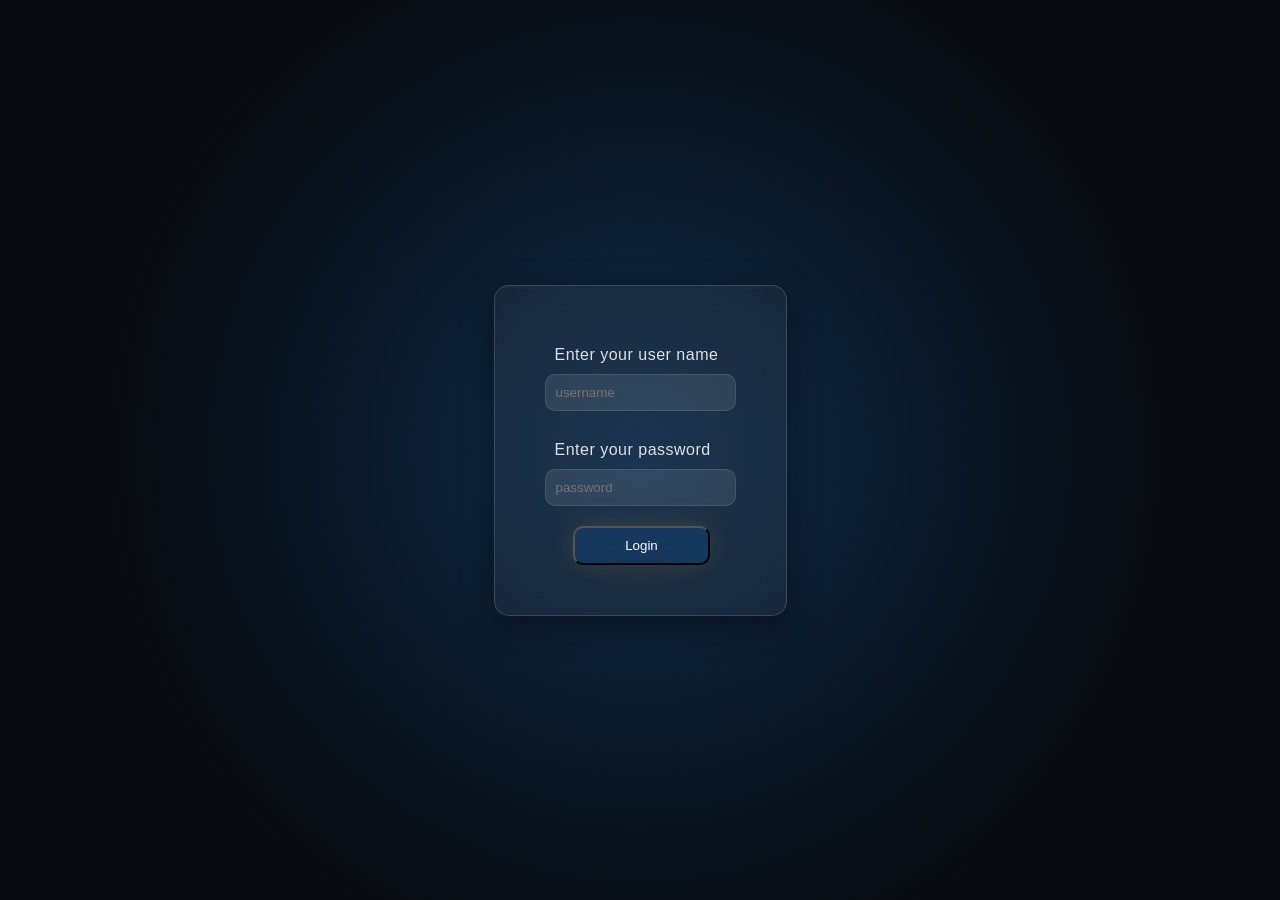
<file: index.html>
<!DOCTYPE html>
<html lang="en">
<head>
    <meta charset="UTF-8">
    <meta name="viewport" content="width=device-width, initial-scale=1.0">
    <title>login page</title>
    <link rel="stylesheet" href="style.css">
</head>
<body>
    <div id="container">
        <div id="box">
            <div class="input-group">
                <label for="username">Enter your user name</label>
                <input id="username" type="text" name="username" placeholder="username">
            </div>
            <div class="input-group"> 
                <label for="password">Enter your password</label>
                <input type="password" id="password" placeholder="password">
        </div>
            <a href="./dashboard.html"><button type="submit">Login</button></a> 
        </div>

    </div>
</body>
</html>
</file>
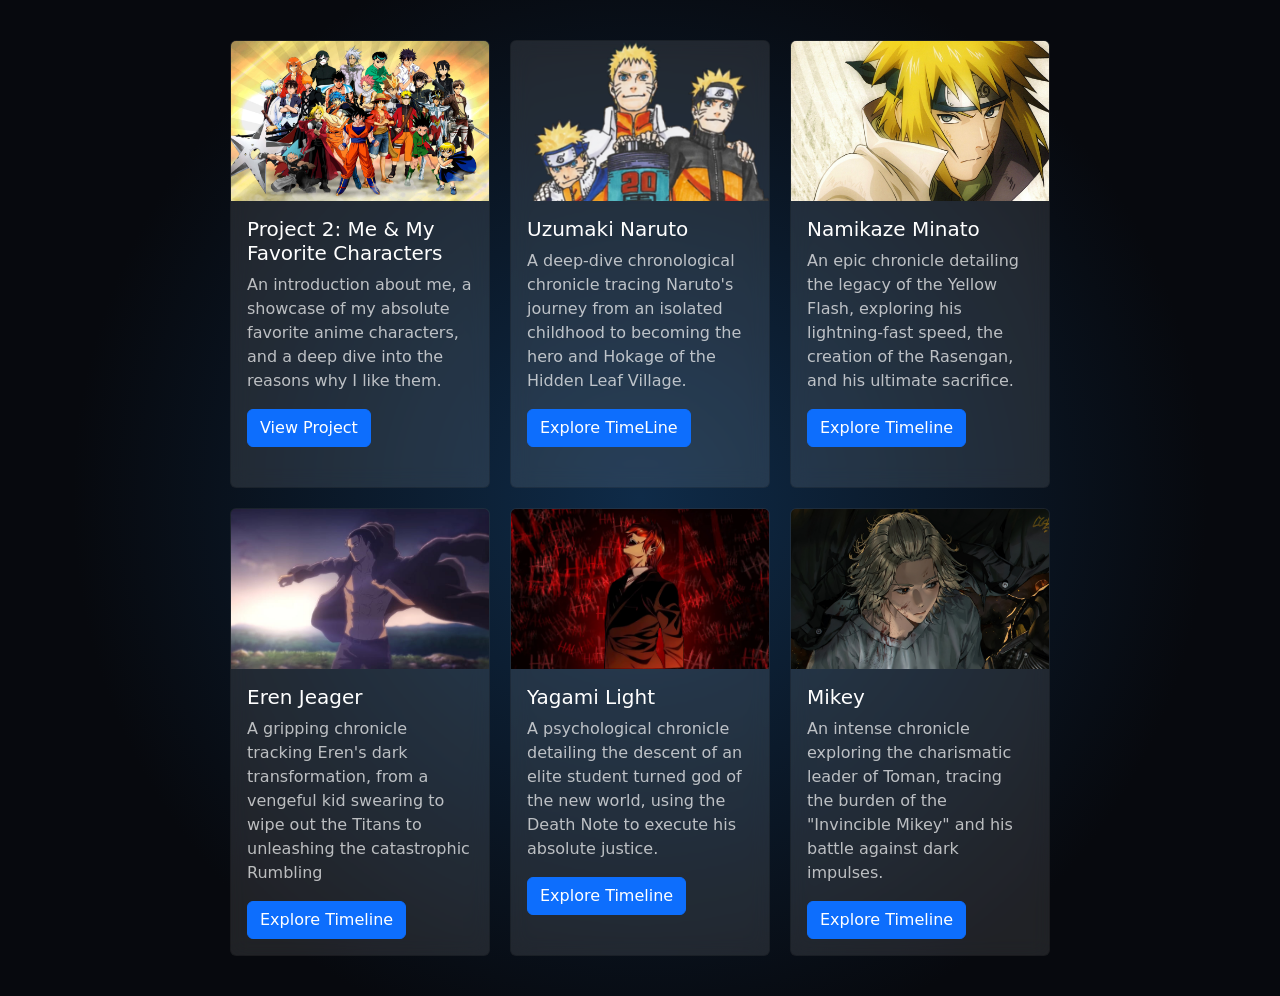
<file: dashboard.html>
<!DOCTYPE html>
<html lang="en">
<head>
    <meta charset="UTF-8">
    <meta name="viewport" content="width=device-width, initial-scale=1.0">
    <title>dashboard</title>
    <link href="https://cdn.jsdelivr.net/npm/bootstrap@5.3.8/dist/css/bootstrap.min.css" rel="stylesheet" integrity="sha384-sRIl4kxILFvY47J16cr9ZwB07vP4J8+LH7qKQnuqkuIAvNWLzeN8tE5YBujZqJLB" crossorigin="anonymous">
    <link rel="stylesheet" href="./dashboard_stylesheet.css">
</head>
<body>
    <div id="c">
        
            <div class="card project-card" >
                <img src="./anime_characters.jpg" class="card-img-top" alt="naruto">
                <div class="card-body">
                    <h5 class="card-title">Project 2: Me & My Favorite Characters</h5>
                    <p class="card-text">An introduction about me, a showcase of my absolute favorite anime characters, and a deep dive into the reasons why I like them.</p>
                    <a href="https://abdu-byte596.github.io/anime_characters/" class="btn btn-primary">View Project</a>
                </div>
          </div>
       </a>

        <div class="card naruto-card">
            <img src="./naruto1.png" class="card-img-top" alt="naruto photo">
            <div class="card-body">
                <h5 class="card-title">Uzumaki Naruto</h5>
                <p class="card-text">A deep-dive chronological chronicle tracing Naruto's journey from an isolated childhood to becoming the hero and Hokage of the Hidden Leaf Village.</p>
                <a href="./naruto_timeline/naruto.html" class="btn btn-primary">Explore TimeLine</a>
            </div>
        </div>

        <div class="card minato-card">
            <img src="./minato.jpg" class="card-img-top" alt="Minato photo">
            <div class="card-body">
                <h5 class="card-title">Namikaze Minato</h5>
                <p class="card-text">An epic chronicle detailing the legacy of the Yellow Flash, exploring his lightning-fast speed, the creation of the Rasengan, and his ultimate sacrifice.</p>
                <a href="./minato_timeline/minato_html.html" class="btn btn-primary">Explore Timeline</a>
            </div>
        </div>

        <div class="card eren-card">
            <img src="./eren1.jpg" class="card-img-top"  alt="eren photo">
            <div class="card-body">
                <h5 class="card-title">Eren  Jeager</h5>
                <p class="card-text">A gripping chronicle tracking Eren's dark transformation, from a vengeful kid swearing to wipe out the Titans to unleashing the catastrophic Rumbling</p>
                <a href="./eren_timeline/eren.html" class="btn btn-primary">Explore Timeline</a>
            </div>
        </div>

        <div class="card light-card" >
            <img src="./light.webp" class="card-img-top" alt="light yagami photo">
            <div class="card-body">
                <h5 class="card-title">Yagami Light</h5>
                <p class="card-text">A psychological chronicle detailing the descent of an elite student turned god of the new world, using the Death Note to execute his absolute justice.</p>
                <a href="./light/light.html" class="btn btn-primary">Explore Timeline</a>
            </div>
        </div>

        <div class="card mikey-card" >
            <img src="./mikey1.jpg" class="card-img-top" alt="mikey photo">
            <div class="card-body">
                <h5 class="card-title">Mikey</h5>
                <p class="card-text">An intense chronicle exploring the charismatic leader of Toman, tracing the burden of the "Invincible Mikey" and his battle against dark impulses.</p>
                <a href="./mikey/mikey.html" class="btn btn-primary">Explore Timeline</a>
            </sdiv>
        </div>
    </div>
</body>
</html>
</file>
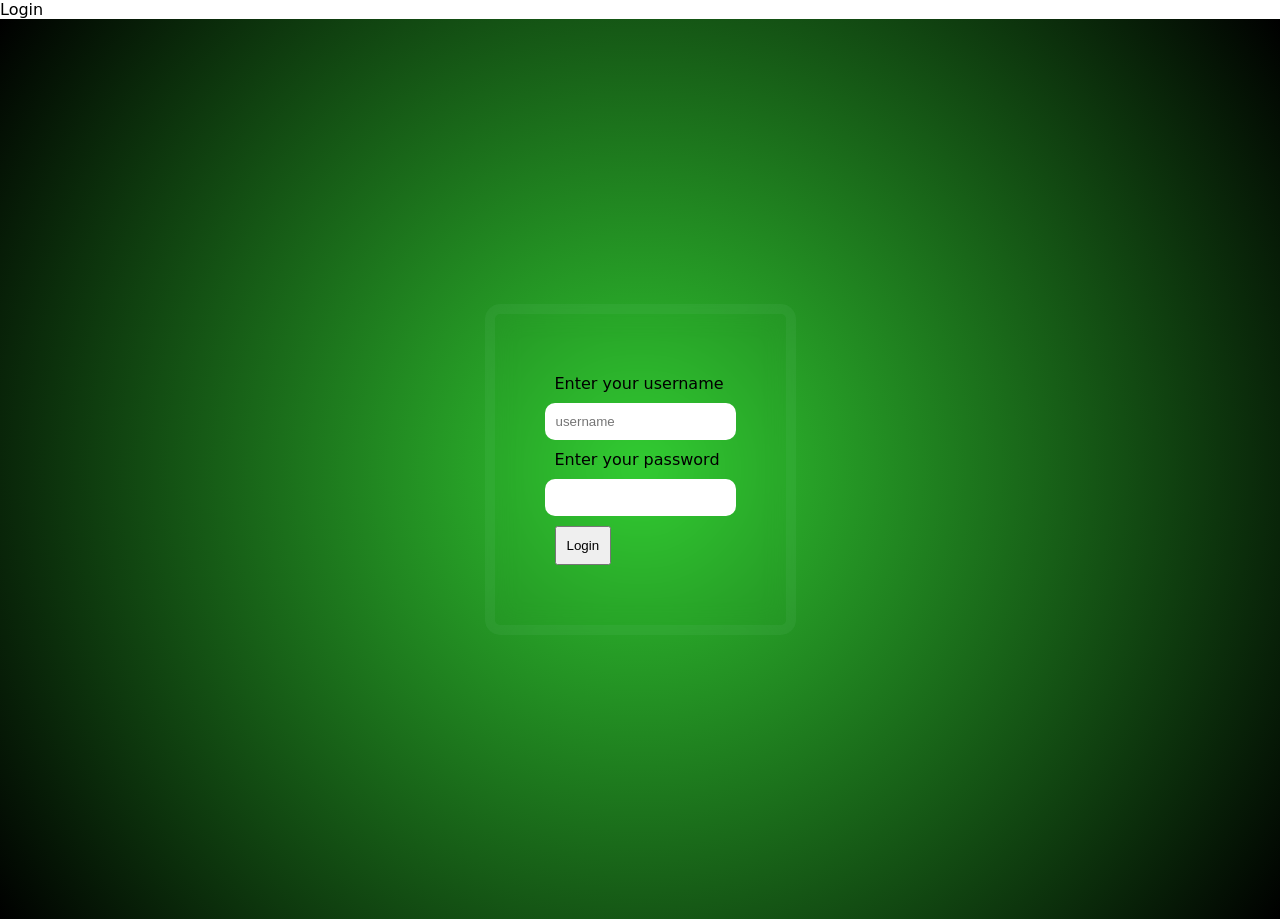
<file: login.html>
<!DOCTYPE html>
<html lang="en">
<head>
    <meta charset="UTF-8">
    <meta name="viewport" content="width=device-width, initial-scale=1.0">
    <link rel="stylesheet" href="./style1.css">
    <titl>Login</title>
</head>
<body>
    <div id="container">
        <div id="box">
            <div class="input-group">
                <label for="username">Enter your username</label>
                <input type="text" id="username" placeholder="username">
            </div>
            <div class="input-group">
                <label for="password">Enter your password</label>
                <input type="password" id="password">
            </div>
            <button type="submit">Login</button>
        </div>
    </div>
</body>
</html>
</file>
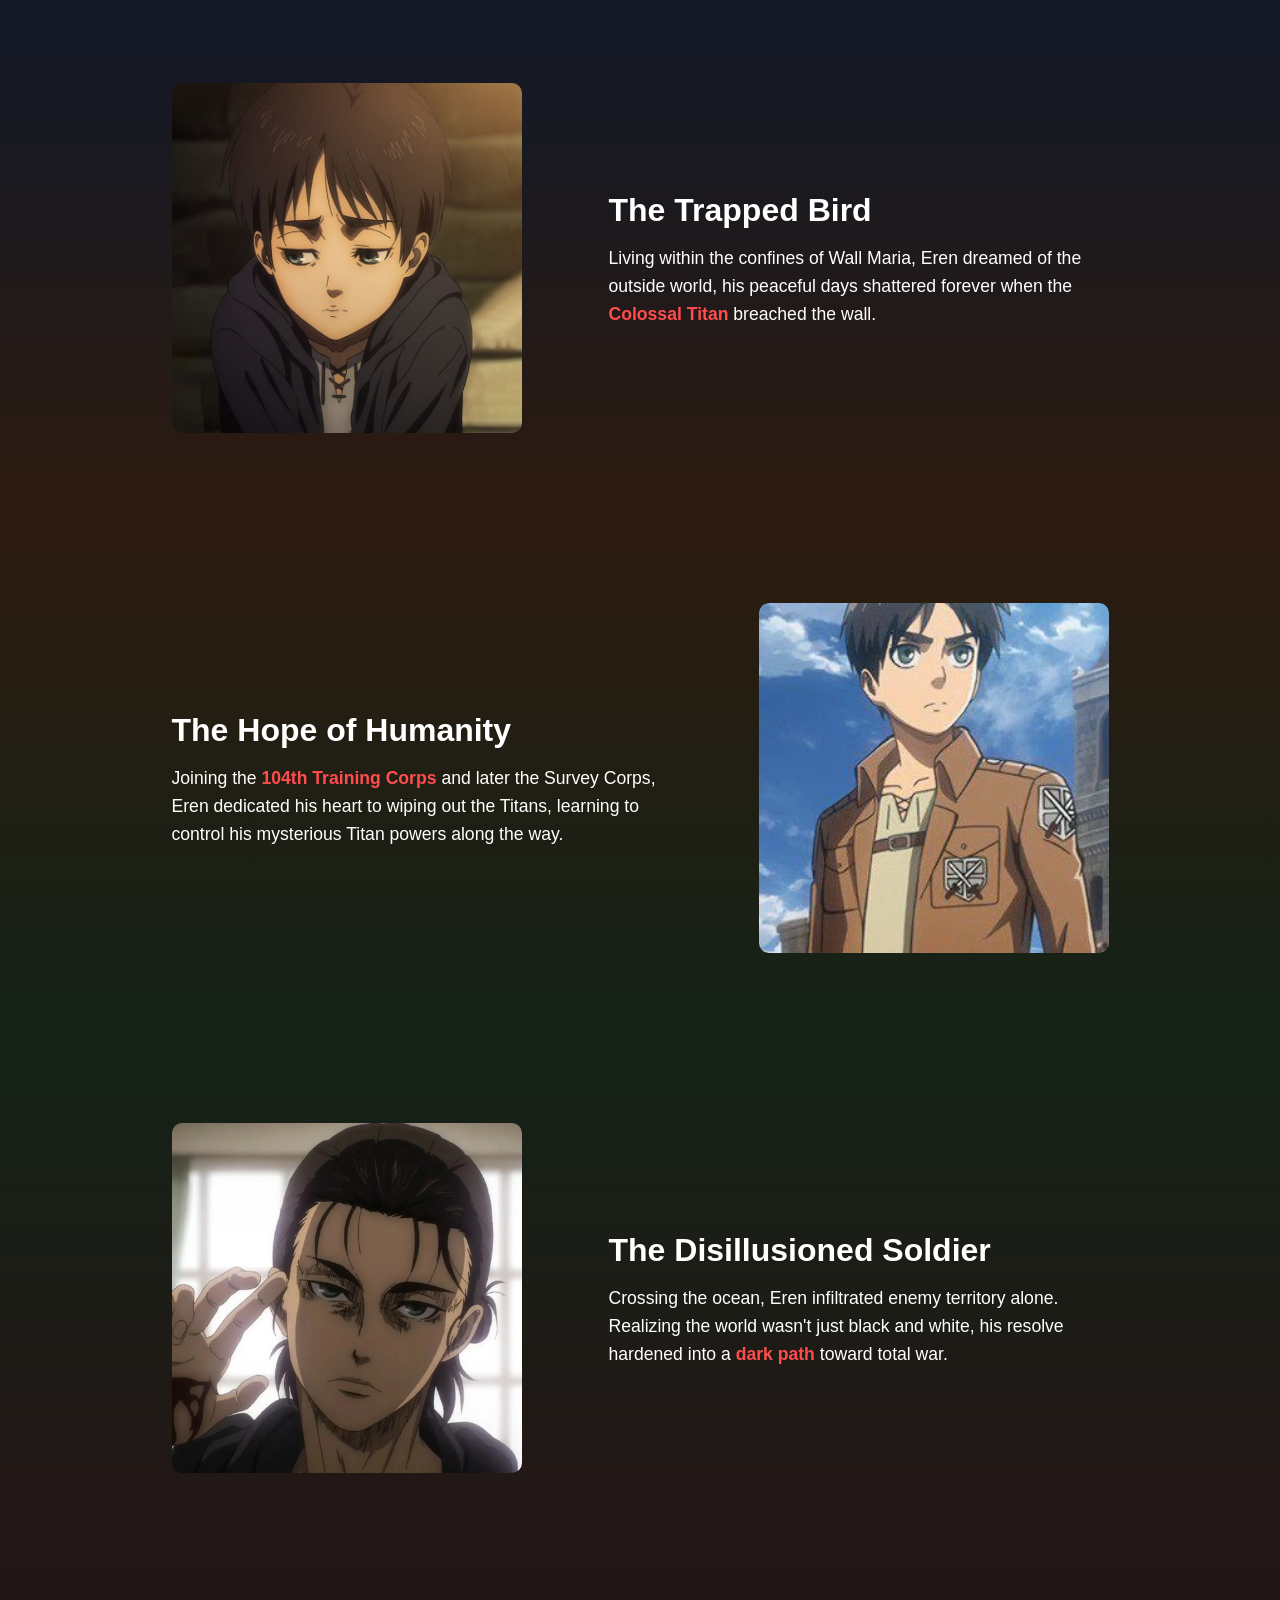
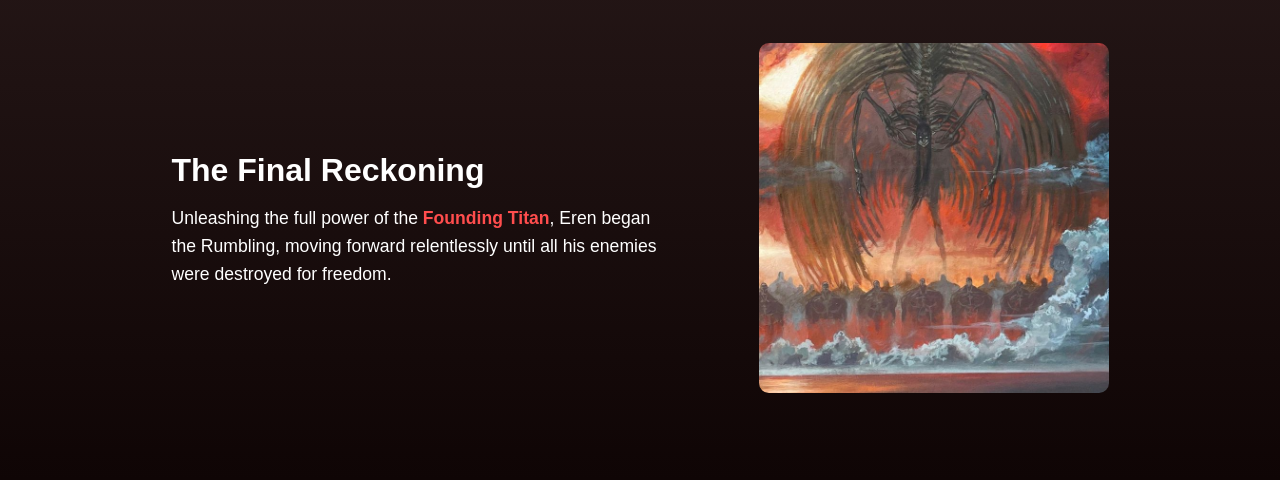
<file: eren_timeline/eren.html>
<!DOCTYPE html>
<html lang="en">
<head>
    <meta charset="UTF-8">
    <meta name="viewport" content="width=device-width, initial-scale=1.0">
    <title>Eren Yeager: The Path of Freedom</title>
    <link rel="stylesheet" href="eren_style.css">
</head>
<body>
        
    <section id="kid">
        <div class="timeline-image">
            <img src="kid_eren.jpg" alt="Eren Childhood">
        </div>
        <div class="text">
            <h2>The Trapped Bird</h2>
            <p>Living within the confines of Wall Maria, Eren dreamed of the outside world, his peaceful days shattered forever when the <span class="highlight">Colossal Titan</span> breached the wall.</p>
        </div>
    </section>

    <section id="scout">
        <div class="timeline-image">
            <img src="scout.webp" alt="Eren Scout Corps">
        </div>
        <div class="text">
            <h2>The Hope of Humanity</h2>
            <p>Joining the <span class="highlight">104th Training Corps</span> and later the Survey Corps, Eren dedicated his heart to wiping out the Titans, learning to control his mysterious Titan powers along the way.</p>
        </div>
    </section>

    <section id="marley">
        <div class="timeline-image">
            <img src="villian.webp" alt="Eren in Marley">
        </div>
        <div class="text">
            <h2>The Disillusioned Soldier</h2>
            <p>Crossing the ocean, Eren infiltrated enemy territory alone. Realizing the world wasn't just black and white, his resolve hardened into a <span class="highlight">dark path</span> toward total war.</p>
        </div>
    </section>

    <section id="the-rumbling">
        <div class="timeline-image">
            <img src="rumbling.jpg" alt="The Rumbling">
        </div>
        <div class="text">
            <h2>The Final Reckoning</h2>
            <p>Unleashing the full power of the <span class="highlight">Founding Titan</span>, Eren began the Rumbling, moving forward relentlessly until all his enemies were destroyed for freedom.</p>
        </div>
    </section>

</body>
</html>
</file>
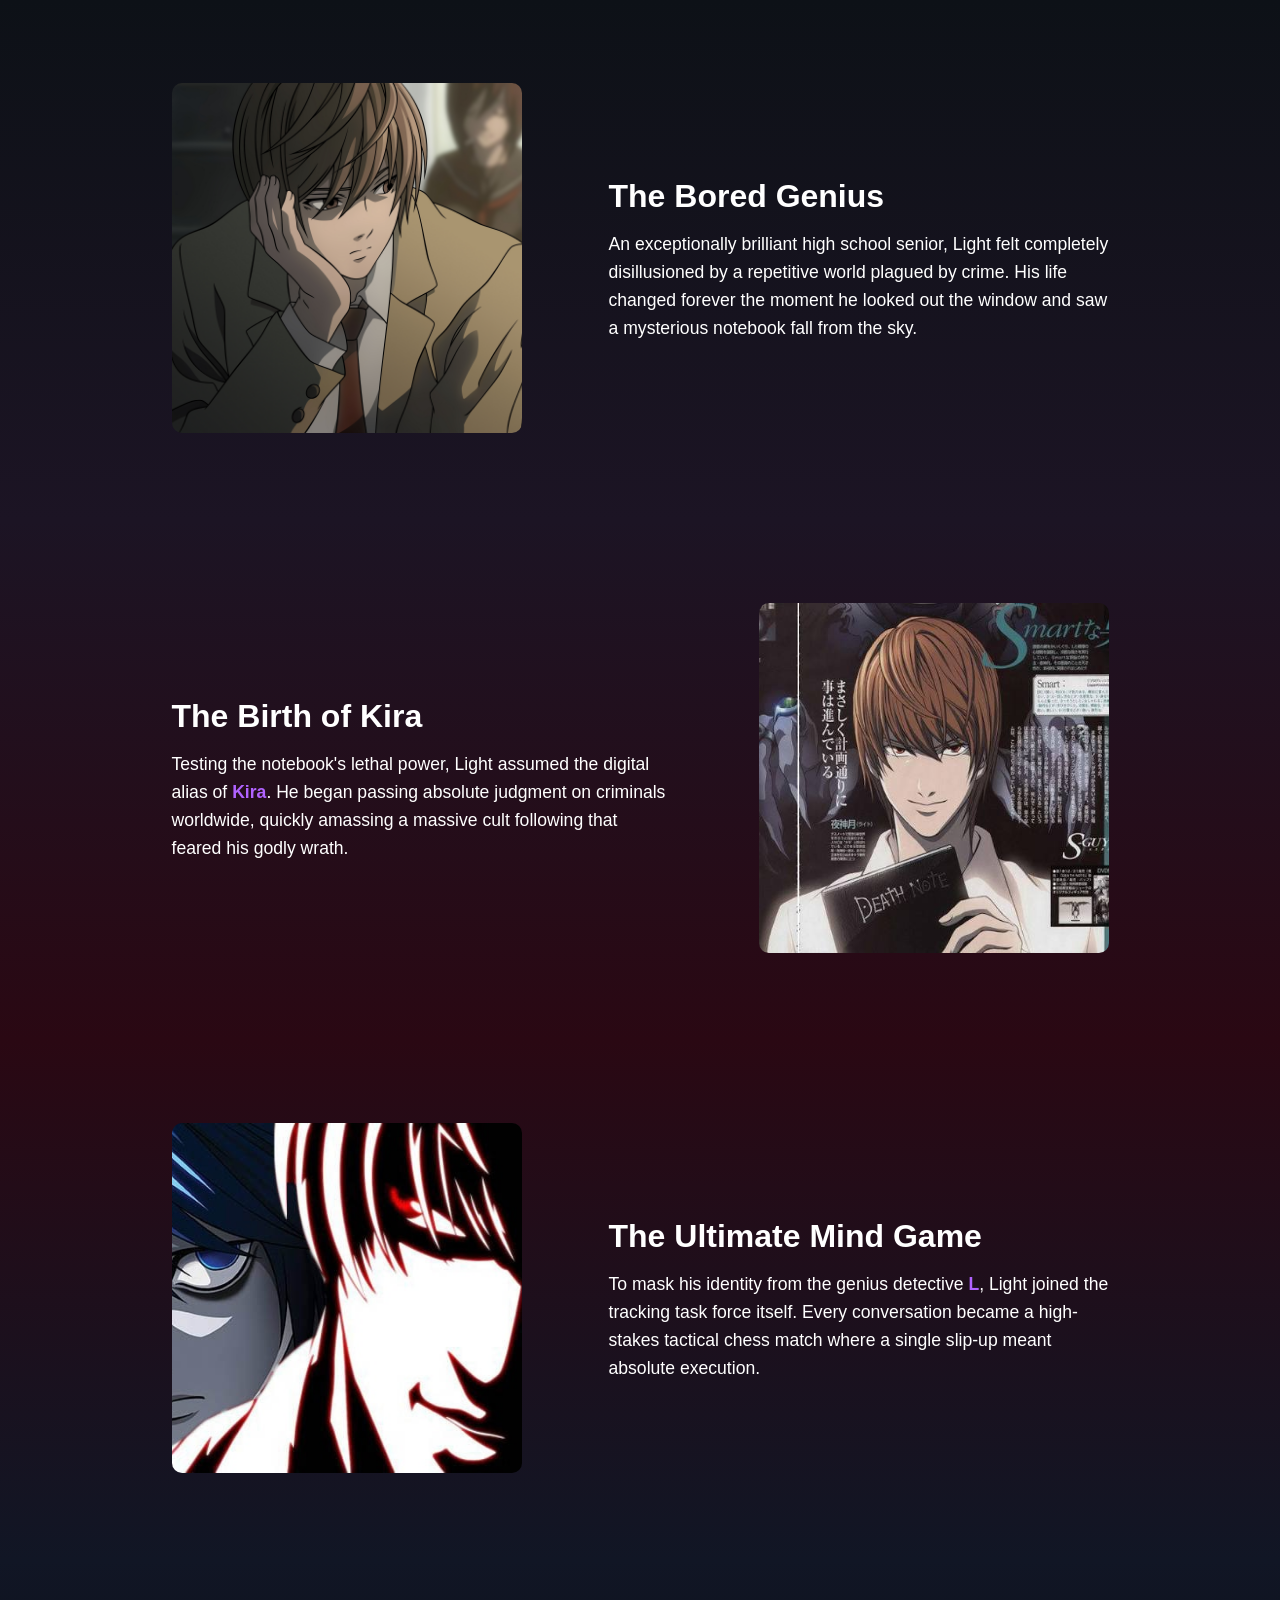
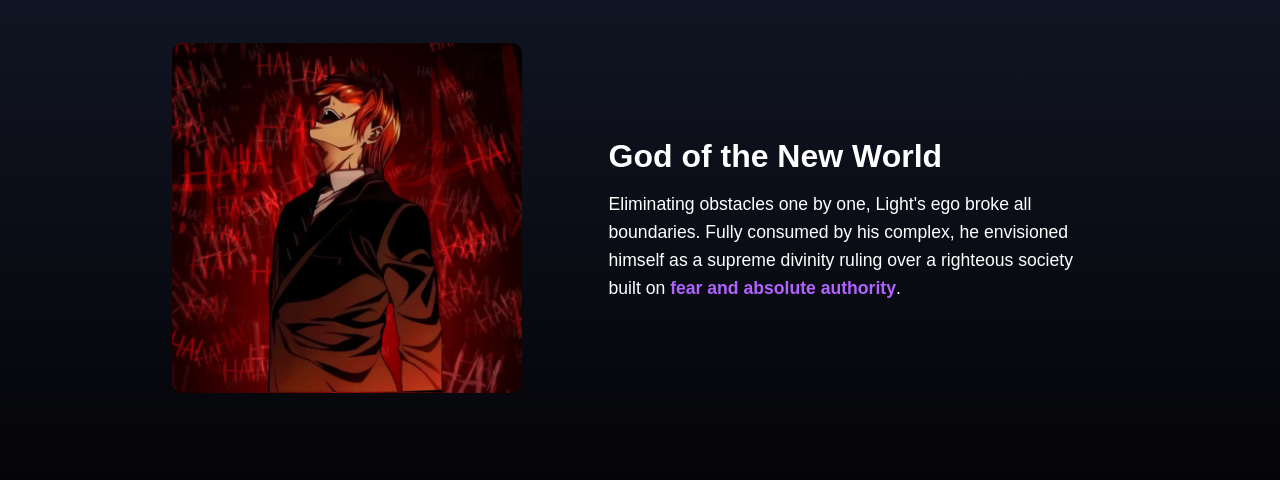
<file: light/light.html>
<!DOCTYPE html>
<html lang="en">
<head>
    <meta charset="UTF-8">
    <meta name="viewport" content="width=device-width, initial-scale=1.0">
    <title>Light Yagami: God of the New World</title>
    <link rel="stylesheet" href="light_style.css">
</head>
<body>
        
    <section id="highschool">
        <div class="timeline-image">
            <img src="highscool_light.jpg" alt="High School Light">
        </div>
        <div class="text">
            <h2>The Bored Genius</h2>
            <p>An exceptionally brilliant high school senior, Light felt completely disillusioned by a repetitive world plagued by crime. His life changed forever the moment he looked out the window and saw a mysterious notebook fall from the sky.</p>
        </div>
    </section>

    <section id="birth-kira">
        <div class="timeline-image">
            <img src="kira.jpg" alt="Kira Rules">
        </div>
        <div class="text">
            <h2>The Birth of Kira</h2>
            <p>Testing the notebook's lethal power, Light assumed the digital alias of <span class="highlight">Kira</span>. He began passing absolute judgment on criminals worldwide, quickly amassing a massive cult following that feared his godly wrath.</p>
        </div>
    </section>

    <section id="mind-games">
        <div class="timeline-image">
            <img src="l_kira.jpg" alt="L vs Kira">
        </div>
        <div class="text">
            <h2>The Ultimate Mind Game</h2>
            <p>To mask his identity from the genius detective <span class="highlight">L</span>, Light joined the tracking task force itself. Every conversation became a high-stakes tactical chess match where a single slip-up meant absolute execution.</p>
        </div>
    </section>

    <section id="god-complex">
        <div class="timeline-image">
            <img src="light.webp" alt="God of the New World">
        </div>
        <div class="text">
            <h2>God of the New World</h2>
            <p>Eliminating obstacles one by one, Light's ego broke all boundaries. Fully consumed by his complex, he envisioned himself as a supreme divinity ruling over a righteous society built on <span class="highlight">fear and absolute authority</span>.</p>
        </div>
    </section>

</body>
</html>
</file>
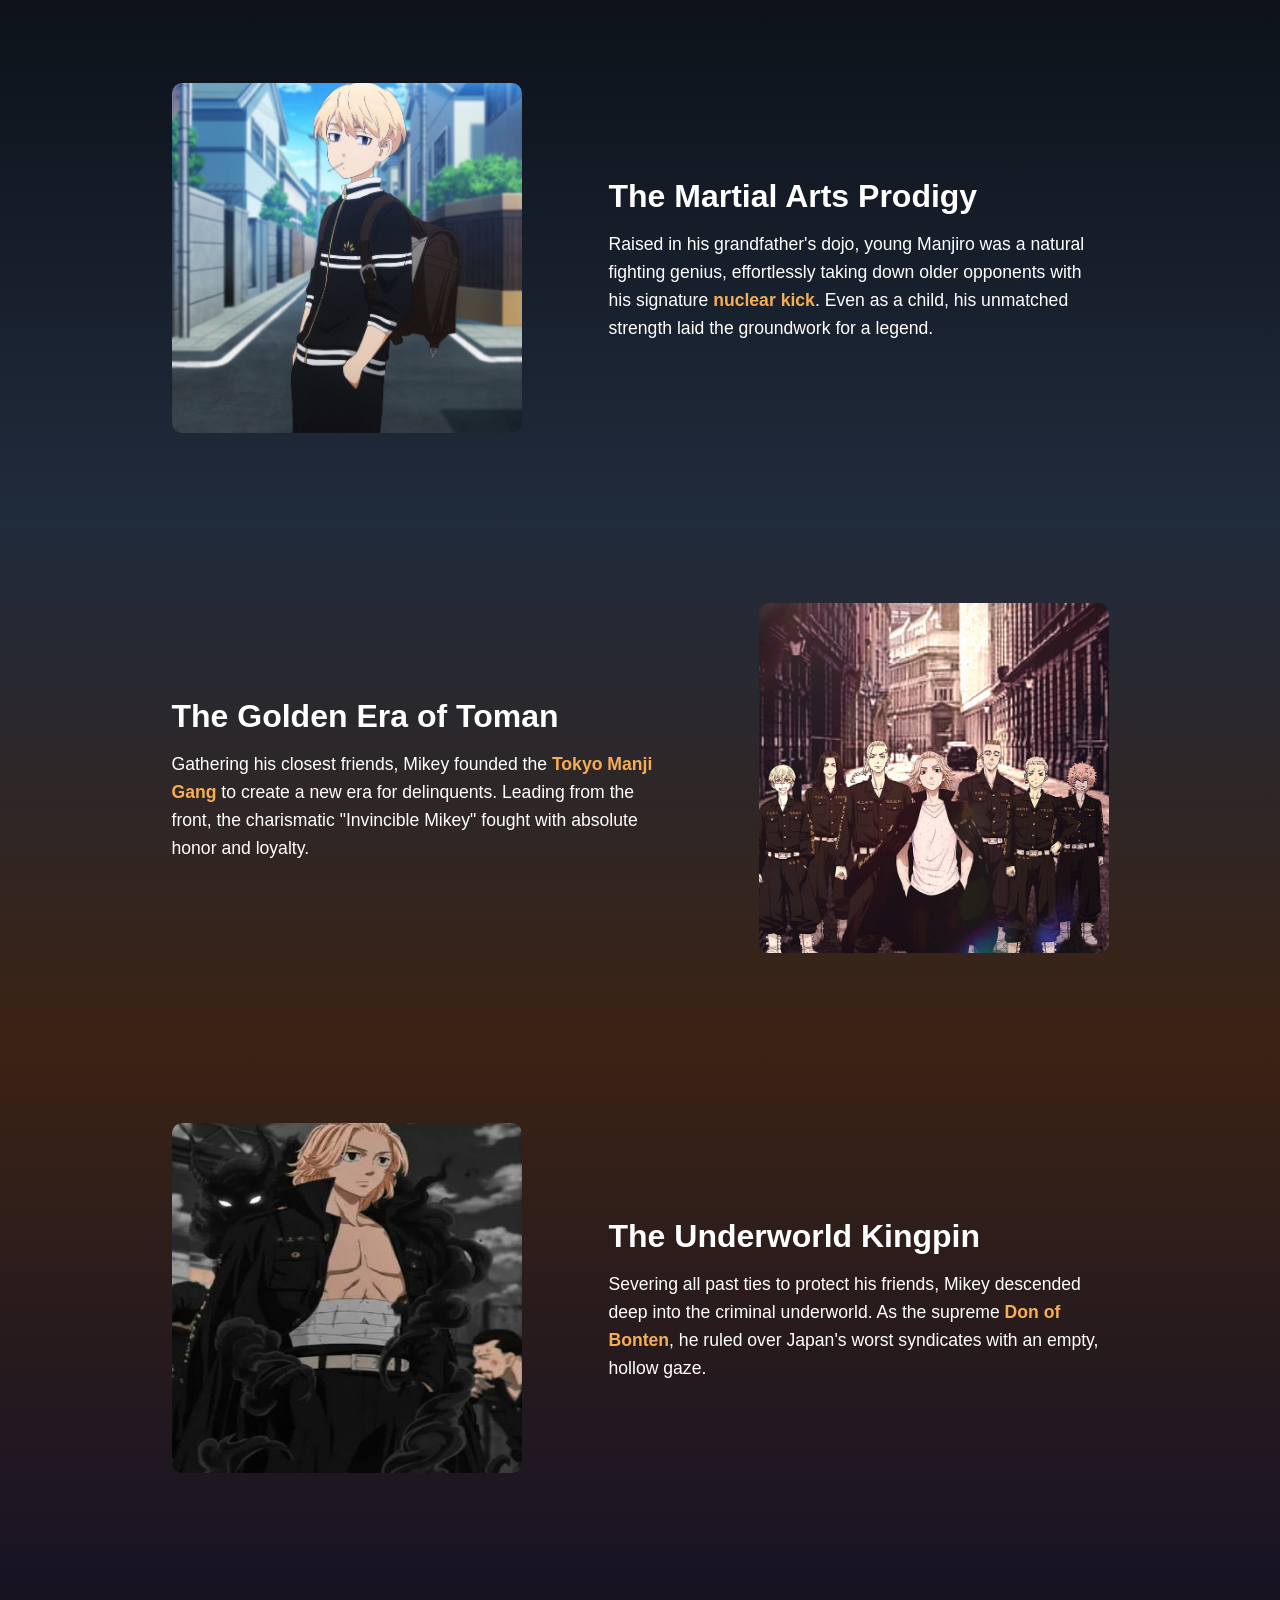
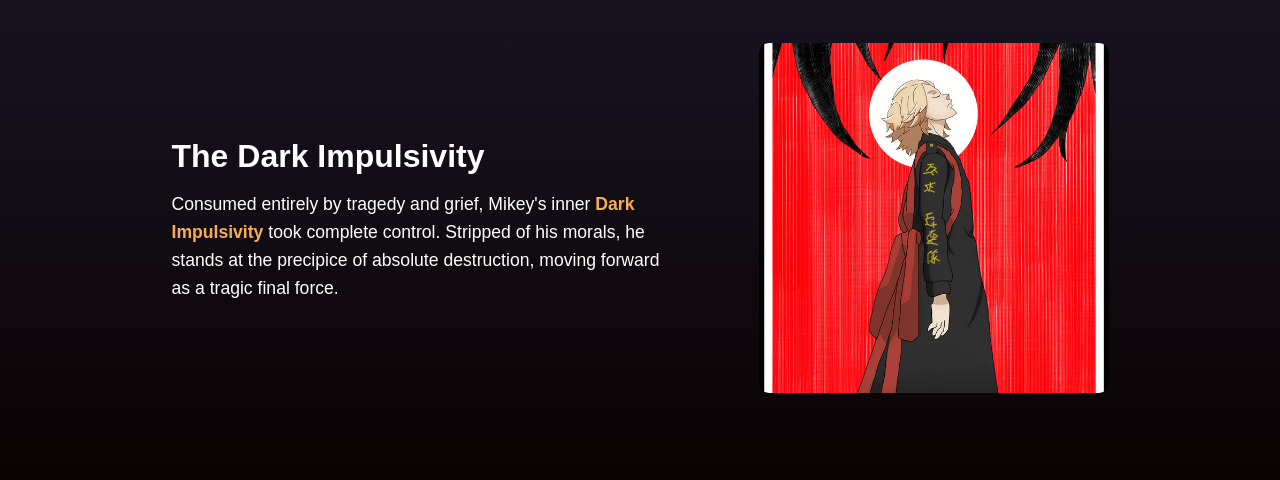
<file: mikey/mikey.html>
<!DOCTYPE html>
<html lang="en">
<head>
    <meta charset="UTF-8">
    <meta name="viewport" content="width=device-width, initial-scale=1.0">
    <title>Manjiro Sano: The Invincible Mikey</title>
    <link rel="stylesheet" href="mikey_style.css">
</head>
<body>
        
   
    <section id="kid-mikey">
        <div class="timeline-image">
            <img src="kid_mikey.jpg" alt="Kid Mikey">
        </div>
        <div class="text">
            <h2>The Martial Arts Prodigy</h2>
            <p>Raised in his grandfather's dojo, young Manjiro was a natural fighting genius, effortlessly taking down older opponents with his signature <span class="highlight">nuclear kick</span>. Even as a child, his unmatched strength laid the groundwork for a legend.</p>
        </div>
    </section>

    <section id="toman-leader">
        <div class="timeline-image">
            <img src="toman.jpg" alt="Mikey Toman Era">
        </div>
        <div class="text">
            <h2>The Golden Era of Toman</h2>
            <p>Gathering his closest friends, Mikey founded the <span class="highlight">Tokyo Manji Gang</span> to create a new era for delinquents. Leading from the front, the charismatic "Invincible Mikey" fought with absolute honor and loyalty.</p>
        </div>
    </section>

  
    <section id="bonten-don">
        <div class="timeline-image">
            <img src="don.jpg" alt="Bonten Don Mikey">
        </div>
        <div class="text">
            <h2>The Underworld Kingpin</h2>
            <p>Severing all past ties to protect his friends, Mikey descended deep into the criminal underworld. As the supreme <span class="highlight">Don of Bonten</span>, he ruled over Japan's worst syndicates with an empty, hollow gaze.</p>
        </div>
    </section>

    <section id="dark-impulsivity">
        <div class="timeline-image">
            <img src="dark.jpg" alt="Dark Impulsivity Mikey">
        </div>
        <div class="text">
            <h2>The Dark Impulsivity</h2>
            <p>Consumed entirely by tragedy and grief, Mikey's inner <span class="highlight">Dark Impulsivity</span> took complete control. Stripped of his morals, he stands at the precipice of absolute destruction, moving forward as a tragic final force.</p>
        </div>
    </section>

</body>
</html>
</file>
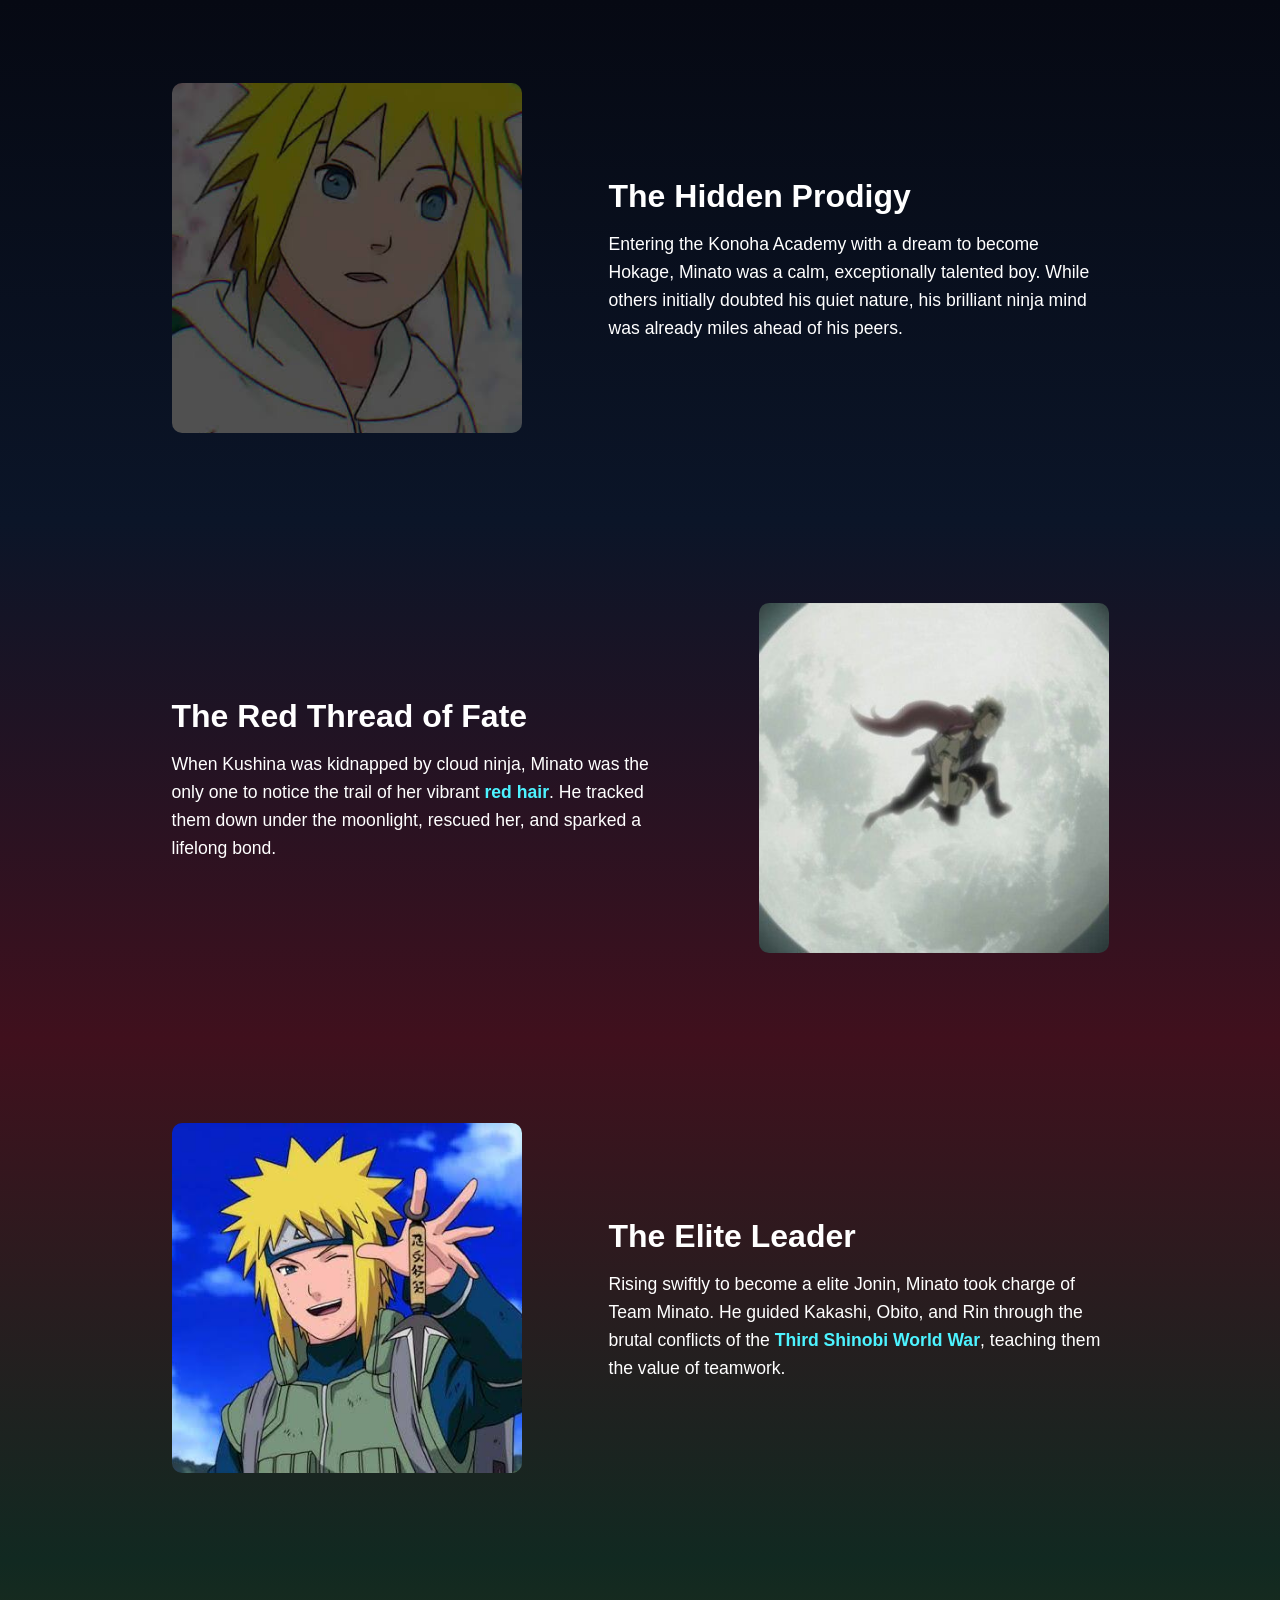
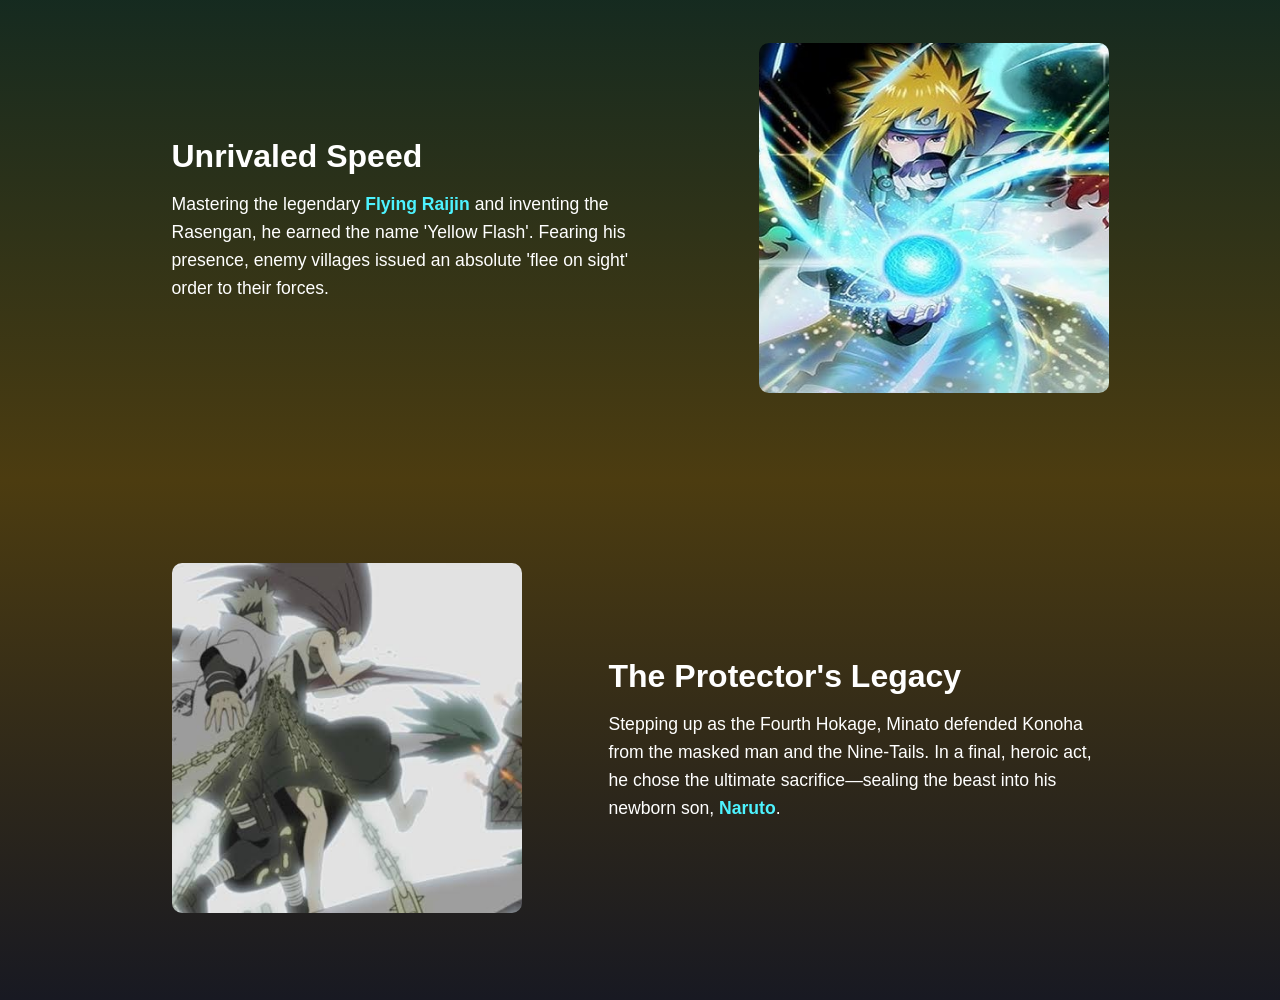
<file: minato_timeline/minato_html.html>
<!DOCTYPE html>
<html lang="en">
<head>
    <meta charset="UTF-8">
    <meta name="viewport" content="width=device-width, initial-scale=1.0">
    <title>Minato Namikaze: The Yellow Flash</title>
    <link rel="stylesheet" href="minato_style.css">
</head>
<body>
        
    <section id="kid-minato">
        <div class="timeline-image">
            <img src="kid_minato.jpg" alt="Kid Minato">
        </div>
        <div class="text">
            <h2>The Hidden Prodigy</h2>
            <p>Entering the Konoha Academy with a dream to become Hokage, Minato was a calm, exceptionally talented boy. While others initially doubted his quiet nature, his brilliant ninja mind was already miles ahead of his peers.</p>
        </div>
    </section>

    <section id="academy">
        <div class="timeline-image">
            <img src="minato_saving-kushina.jpg" alt="Minato Saving Kushina">
        </div>
        <div class="text">
            <h2>The Red Thread of Fate</h2>
            <p>When Kushina was kidnapped by cloud ninja, Minato was the only one to notice the trail of her vibrant <span class="highlight">red hair</span>. He tracked them down under the moonlight, rescued her, and sparked a lifelong bond.</p>
        </div>
    </section>

    <section id="jonin-days">
        <div class="timeline-image">
            <img src="jonin.jpg" alt="Jonin Minato">
        </div>
        <div class="text">
            <h2>The Elite Leader</h2>
            <p>Rising swiftly to become a elite Jonin, Minato took charge of Team Minato. He guided Kakashi, Obito, and Rin through the brutal conflicts of the <span class="highlight">Third Shinobi World War</span>, teaching them the value of teamwork.</p>
        </div>
    </section>

    <section id="yellow-flash">
        <div class="timeline-image">
            <img src="yellow_flash.jpg" alt="The Yellow Flash">
        </div>
        <div class="text">
            <h2>Unrivaled Speed</h2>
            <p>Mastering the legendary <span class="highlight">Flying Raijin</span> and inventing the Rasengan, he earned the name 'Yellow Flash'. Fearing his presence, enemy villages issued an absolute 'flee on sight' order to their forces.</p>
        </div>
    </section>

    <section id="sacrifice">
        <div class="timeline-image">
            <img src="minato_sacrifice.jpg" alt="Minato Ultimate Sacrifice">
        </div>
        <div class="text">
            <h2>The Protector's Legacy</h2>
            <p>Stepping up as the Fourth Hokage, Minato defended Konoha from the masked man and the Nine-Tails. In a final, heroic act, he chose the ultimate sacrifice—sealing the beast into his newborn son, <span class="highlight">Naruto</span>.</p>
        </div>
    </section>

</body>
</html>
</file>
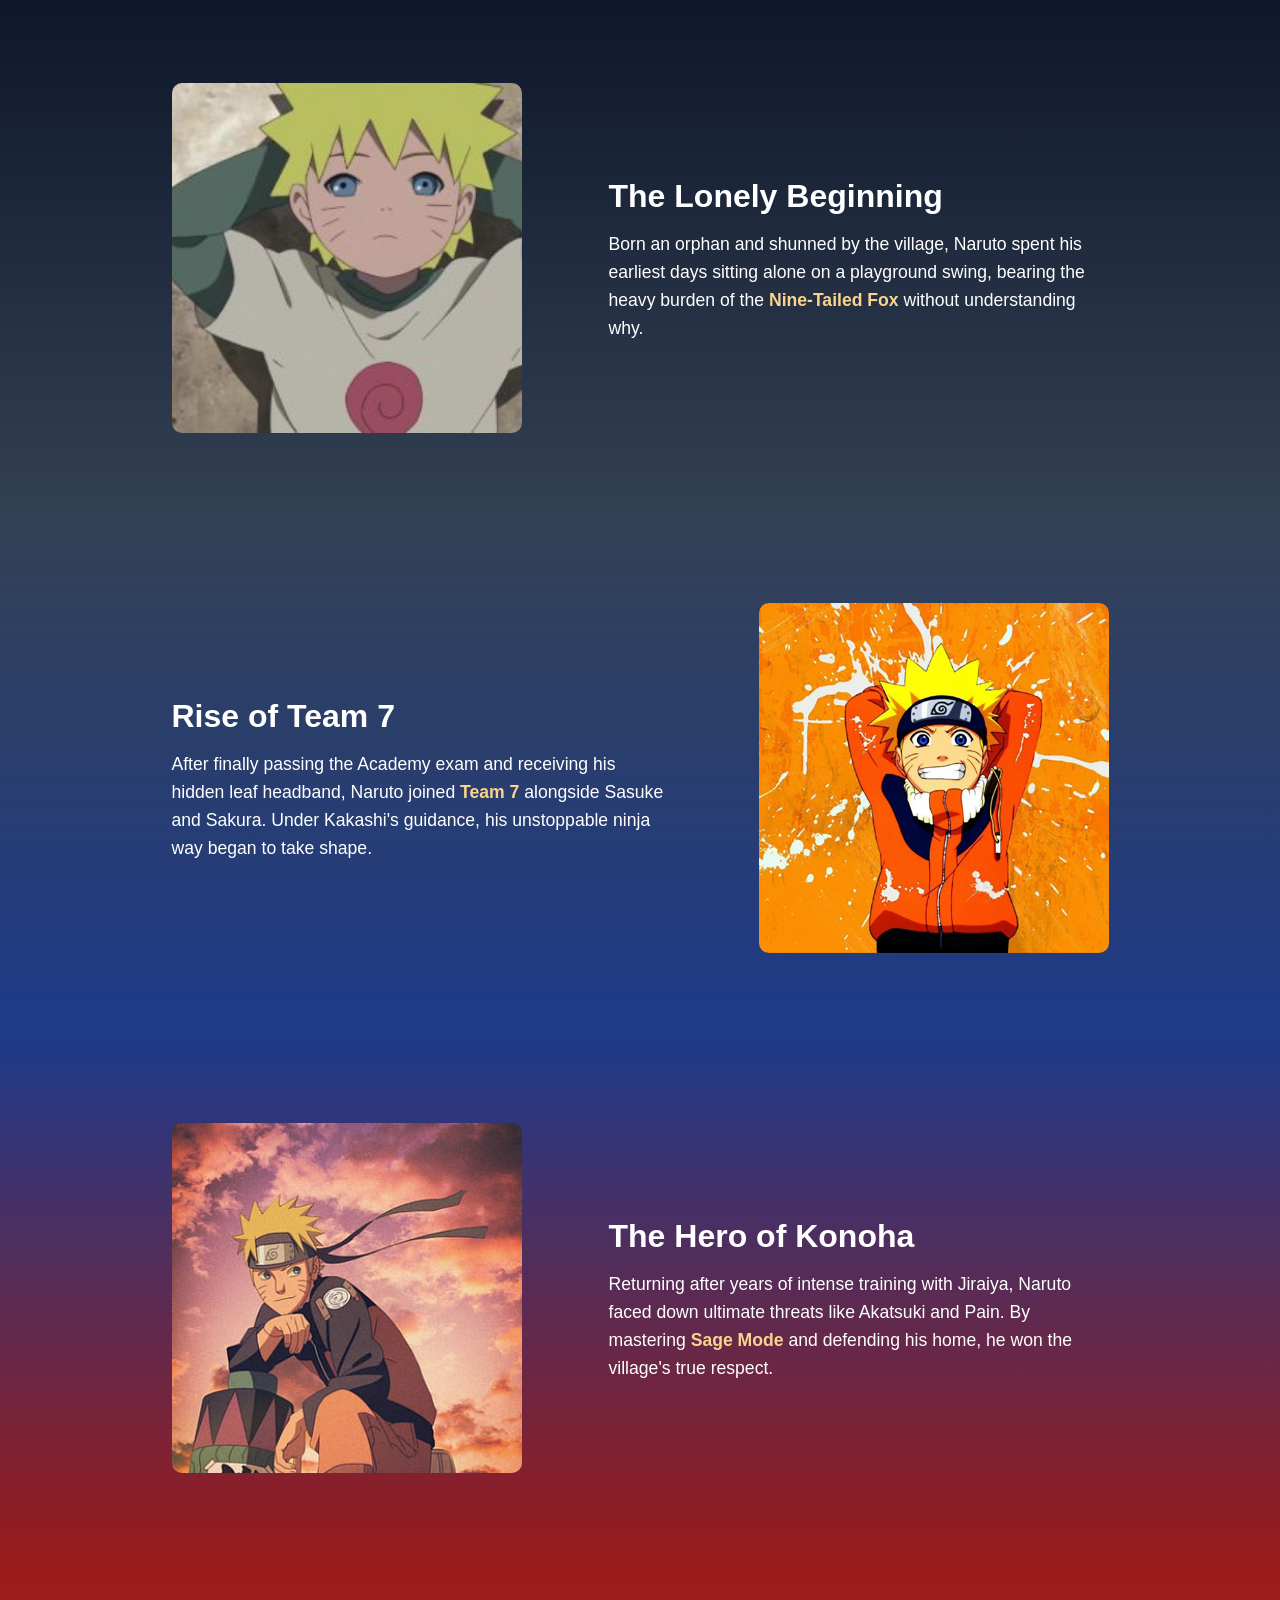
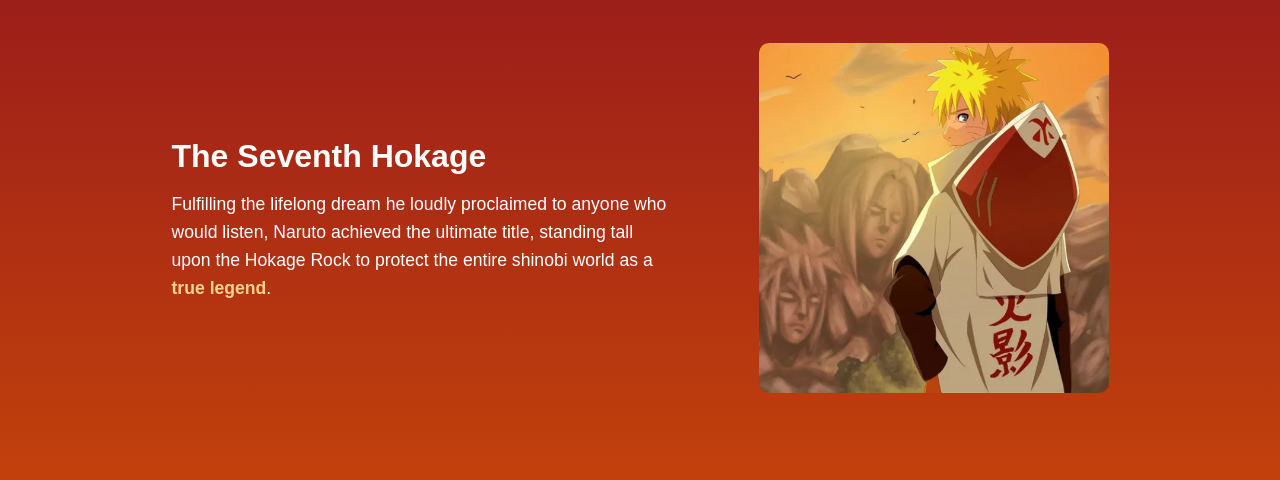
<file: naruto_timeline/naruto.html>
<!DOCTYPE html>
<html lang="en">
<head>
    <meta charset="UTF-8">
    <meta name="viewport" content="width=device-width, initial-scale=1.0">
    <title>Uzumaki Naruto: The Shinobi Chronicles</title>
    <link rel="stylesheet" href="naruto_style.css">
</head>
<body>
        
    <section id="Childhood">
        <div class="timeline-image">
            <img src="kidnaruto.jpg" alt="Naruto Childhood">
        </div>
        <div class="text">
            <h2>The Lonely Beginning</h2>
            <p>Born an orphan and shunned by the village, Naruto spent his earliest days sitting alone on a playground swing, bearing the heavy burden of the <span class="highlight">Nine-Tailed Fox</span> without understanding why.</p>
        </div>
    </section>

    <section id="genin">
        <div class="timeline-image">
            <img src="genin_naruto.jpg" alt="Naruto Genin days">
        </div>
        <div class="text">
            <h2>Rise of Team 7</h2>
            <p>After finally passing the Academy exam and receiving his hidden leaf headband, Naruto joined <span class="highlight">Team 7</span> alongside Sasuke and Sakura. Under Kakashi's guidance, his unstoppable ninja way began to take shape.</p>
        </div>
    </section>

    <section id="shippudden">
        <div class="timeline-image">
            <img src="shippudden_naruto.jpg" alt="Naruto Shippuden">
        </div>
        <div class="text">
            <h2>The Hero of Konoha</h2>
            <p>Returning after years of intense training with Jiraiya, Naruto faced down ultimate threats like Akatsuki and Pain. By mastering <span class="highlight">Sage Mode</span> and defending his home, he won the village's true respect.</p>
        </div>
    </section>

    <section id="hokage">
        <div class="timeline-image">
            <img src="hokage_naruto.jpg" alt="Naruto Hokage">
        </div>
        <div class="text">
            <h2>The Seventh Hokage</h2>
            <p>Fulfilling the lifelong dream he loudly proclaimed to anyone who would listen, Naruto achieved the ultimate title, standing tall upon the Hokage Rock to protect the entire shinobi world as a <span class="highlight">true legend</span>.</p>
        </div>
    </section>

</body>
</html>
</file>
<file: style.css>
button
{
padding-left: 50px;
padding-right: 50px;
padding-top: 10px;
padding-bottom: 10px;
border-radius: 10px;
margin-left: 15%;
}
input{
    padding: 10px;
    border-radius: 10px;
           
    }
label
{
display: block;
margin: 10px;
 }
body
{
    margin: 0;
}
 
#container
{
display: flex;
justify-content: center;
min-height: 100vh;
align-items: center;
background: radial-gradient(circle at center,#0f2b48 0%,#07090e 70%);
}
#box
{
display: flex;
flex-direction: column;
border:1px solid rgba(255, 255, 255, 0.15);
border-radius: 15px;
gap: 20px;
padding: 50px;
background-color: rgba(255, 255, 255, 0.05);
backdrop-filter: blur(10px);
box-shadow:0 8px 32px 0 rgba(0, 0, 0, 0.37);
}
button
{
    background-color: white;
    color: black;

    box-shadow: 0 0 30px rgba(255,165,0,0.15);
}

label
{
    color: #e0e0e0;
    font-family: sans-serif;
    font-weight: 500;
    letter-spacing: 0.5px;
}
input
{
    background: rgba(255, 255,255,0.1);
    color: #ffffff;
    border: 1px solid rgba(255,255,255, 0.1);
}
button
{
background: rgba(20, 60, 110, 0.6);
color: white;
/* border: 1px solid rgba(255, 255, 255, 0.15); */
}
</file>
<file: dashboard_stylesheet.css>
body
{
    background: radial-gradient(circle at center, #0f2b48 0%, #07090e 70%);
    min-height: 100vh;
    margin: 0;
    display: flex;
    justify-content: center;
    align-items: center;
}
#c
{
    display:grid;
    grid-template-columns: 1fr 1fr 1fr;
    grid-template-rows: 1fr 1fr;
    gap: 20px;
    padding: 40px;
    width: 100%;
    max-width: 900px;
   

}
.card-img-top {
    height: 160px;
    object-fit: cover;
    object-position: top; 
}
.card
{
 background: rgba(255, 255,255, 0.1);
 color: white;
 backdrop-filter: blur(10px);
}
/* a
{
    margin-left: 25%;
} */
.card p
{
    color: rgba(255, 255,255, 0.7);
}
/* #eren
{
    height: 160px;
    object-fit: fill;
     
} */
 .naruto-card:hover
 {
    box-shadow: 0 0 25px 5px rgba(255, 102, 0, 0.6);
 }

.project-card:hover {
    box-shadow: 0 0 25px 5px rgba(0, 212, 255, 0.6);
}
.minato-card:hover
{
    box-shadow:0 0 25px 5px rgba(255, 223, 0, 0.6);
}
.eren-card:hover
{
    box-shadow:0 0 25px 5px rgba(46, 139, 87, 0.6) ;
}
.light-card:hover
{
    box-shadow:0 0 25px 5px rgba(178, 34, 34, 0.6);
}
.mikey-card:hover
{
   box-shadow: 0 0 25px 5px rgba(212, 175, 55, 0.6);
}

@media (max-width: 786px) {

    #c{ display: flex;
        flex-direction: column ;
        align-items: center;
        gap: 20px; 
    }

    
    .card{
        width: 85% ; 
        max-width: 350px;
    }
}
</file>
<file: style1.css>
body
{
    margin: 0;
    font-family: system-ui, -apple-system, BlinkMacSystemFont, 'Segoe UI', Roboto, Oxygen, Ubuntu, Cantarell, 'Open Sans', 'Helvetica Neue', sans-serif;
    
}
#container
{
    display: flex;
    min-height: 100vh;
    justify-content: center;
    align-items: center;
    background: radial-gradient(circle at center,limegreen 0%,black 100%);


}
#box
{
    flex-direction: column;
    gap: 10px;
    justify-content: center;
    align-items: center;
    padding: 50px;
    border: 10px solid rgb(119, 198, 139,0.1);
    background: rgba(rgb(119, 198, 139),rgb(119, 198, 139), rgb(119, 198, 139), 0.1);
    border-radius: 15px;
    backdrop-filter: blur(15px);
}
label
{
    display: block;
    margin: 10px;
}
button
{
    padding: 10px;
 
    margin: 10px;
}
input
{
    padding: 10px;
    border: 1px solid rgba(255,255,255, 0.1);
    border-radius: 10px;
}
</file>
<file: eren_timeline/eren_style.css>
body {
    margin: 0;
    padding: 0;
    background-color: #0d0d11; 
    font-family: sans-serif;
}

section {
    display: flex;
    justify-content: space-around;
    align-items: center; 
    padding: 60px 10%;
    min-height: 400px;
}


#kid {
    background: linear-gradient(to bottom, #111827, #2d1b10); 
}

#scout {
    background: linear-gradient(to bottom, #2d1b10, #142217);   
      flex-direction: row-reverse; 
}

#marley {
    background: linear-gradient(to bottom, #142217, #241616); 
}
#the-rumbling {
    background: linear-gradient(to bottom, #241616, #0f0505);
    flex-direction: row-reverse; 
}
.text {
    max-width: 500px;
    color: #ffffff;
}

.text p {
    line-height: 1.6;
    font-size: 1.1rem;
    margin: 0;
}

.text h2 {
    font-size: 2rem;
    margin-top: 0;
    margin-bottom: 15px; 
}

.highlight {
    color: #ff4d4d; 
    font-weight: bold;
}

img {
    width: 350px;
    height: 350px;
    border-radius: 10px;
    object-fit: cover;
    transition: transform 0.3s ease, box-shadow 0.3s ease; 
}

img:hover {
    transform: scale(1.04); 
    box-shadow: 0 10px 25px rgba(239, 68, 68, 0.2);
    cursor: pointer;
}

@media (max-width: 786px) {
    section {
        flex-direction: column;
    }
    #scout {
        flex-direction: column;
    }
    #the-rumbling {
        flex-direction: column;
    }
    img {
        order: -1;
    }
}
</file>
<file: light/light_style.css>
body {
    margin: 0;
    padding: 0;
    background-color: #08090c; 
    font-family: sans-serif;
}

section {
    display: flex;
    justify-content: space-around;
    align-items: center; 
    padding: 60px 10%;
    min-height: 400px;
}
#highschool {
    background: linear-gradient(to bottom, #0d1117, #1c1424); 
}

#birth-kira {
    background: linear-gradient(to bottom, #1c1424, #2a0813); 
    flex-direction: row-reverse;
}

#mind-games {
    background: linear-gradient(to bottom, #2a0813, #111625); 
}

#god-complex {
    background: linear-gradient(to bottom, #111625, #050508); 
}


.text {
    max-width: 500px;
    color: #ffffff;
}

.text p {
    line-height: 1.6;
    font-size: 1.1rem;
    margin: 0;
}

.text h2 {
    font-size: 2rem;
    margin-top: 0;
    margin-bottom: 15px; 
}


.highlight {
    color: #b163ff; 
    font-weight: bold;
}


img {
    width: 350px;
    height: 350px;
    border-radius: 10px;
    object-fit: cover;
    transition: transform 0.3s ease, box-shadow 0.3s ease; 
}

img:hover {
    transform: scale(1.04); 
    box-shadow: 0 10px 25px rgba(177, 99, 255, 0.2); 
    cursor: pointer;
}


@media (max-width: 786px) {
    section {
        flex-direction: column;
    }
    #birth-kira {
        flex-direction: column;
    }
    #god-complex {
        flex-direction: column;
    }
    img {
        order: -1;
    }
}
</file>
<file: mikey/mikey_style.css>
body {
    margin: 0;
    padding: 0;
    background-color: #0b0c10; 
    font-family: sans-serif;
}

section {
    display: flex;
    justify-content: space-around;
    align-items: center; 
    padding: 60px 10%;
    min-height: 400px;
}


#kid-mikey {
    background: linear-gradient(to bottom, #0d121a, #202b3c);
}

#toman-leader {
    background: linear-gradient(to bottom, #202b3c, #3b2314);
    flex-direction: row-reverse;
}

#bonten-don {
    background: linear-gradient(to bottom, #3b2314, #191424);
}

#dark-impulsivity {
    background: linear-gradient(to bottom, #191424, #0a0303); 
    flex-direction: row-reverse; 
}


.text {
    max-width: 500px;
    color: #ffffff;
}

.text p {
    line-height: 1.6;
    font-size: 1.1rem;
    margin: 0;
}

.text h2 {
    font-size: 2rem;
    margin-top: 0;
    margin-bottom: 15px; 
}

#bonten-don img{
    object-fit: fill;
}

.highlight {
    color: #f6ad55; 
    font-weight: bold;
}


img {
    width: 350px;
    height: 350px;
    border-radius: 10px;
    object-fit: cover;
    transition: transform 0.3s ease, box-shadow 0.3s ease; 
}

img:hover {
    transform: scale(1.04); 
    box-shadow: 0 10px 25px rgba(246, 173, 85, 0.2); 
    cursor: pointer;
}



@media (max-width: 786px) {
    section {
        flex-direction: column;
    }
    #toman-leader {
        flex-direction: column;
    }
    #dark-impulsivity {
        flex-direction: column;
    }
    img {
        order: -1; 
    }
}
</file>
<file: minato_timeline/minato_style.css>
body {
    margin: 0;
    padding: 0;
    background-color: #060913; 
    font-family: sans-serif;
}

section {
    display: flex;
    justify-content: space-around;
    align-items: center; 
    padding: 60px 10%;
    min-height: 400px;
}

#kid-minato {
    background: linear-gradient(to bottom, #060913, #0b1528); 
}

#academy {
    background: linear-gradient(to bottom, #0b1528, #40101d); 
    flex-direction: row-reverse; /* Flips image to the right */
}

#jonin-days {
    background: linear-gradient(to bottom, #40101d, #112921); 
}

#yellow-flash {
    background: linear-gradient(to bottom, #112921, #4c3c10); 
    flex-direction: row-reverse;
}

#sacrifice {
    background: linear-gradient(to bottom, #4c3c10, #181922);
}

.text {
    max-width: 500px;
    color: #ffffff;
}

.text p {
    line-height: 1.6;
    font-size: 1.1rem;
    margin: 0;
}

.text h2 {
    font-size: 2rem;
    margin-top: 0;
    margin-bottom: 15px; 
}


.highlight {
    color: #4df3ff; 
    font-weight: bold;
}

img {
    width: 350px;
    height: 350px;
    border-radius: 10px;
    object-fit: cover;
    transition: transform 0.3s ease, box-shadow 0.3s ease; 
}

img:hover {
    transform: scale(1.04); 
    box-shadow: 0 10px 25px rgba(77, 243, 255, 0.25); 
}

@media (max-width: 786px) {
    section {
        flex-direction: column;
    }
    #academy {
        flex-direction: column;
    }
    #yellow-flash {
        flex-direction: column;
    }
    img {
        order: -1; 
    }
}
</file>
<file: naruto_timeline/naruto_style.css>
body {
    margin: 0;
    padding: 0;
    background-color: #0b0f19; 
    font-family: sans-serif;
}

section {
    display: flex;
    justify-content: space-around;
    align-items: center; 
    padding: 60px 10%;
    min-height: 400px;
}
#Childhood {
    background: linear-gradient(to bottom, #0f172a, #334155);
}

#genin {
    background: linear-gradient(to bottom, #334155, #1e3a8a);
    flex-direction: row-reverse;
}

#shippudden {
    background: linear-gradient(to bottom, #1e3a8a, #991b1b);
}

#hokage {
    background: linear-gradient(to bottom, #991b1b, #c2410c);
    flex-direction: row-reverse;
}

.text {
    max-width: 500px;
    color: #ffffff;
}

.text p {
    line-height: 1.6;
    font-size: 1.1rem;
    margin: 0;
}

.text h2 {
    font-size: 2rem;
    margin-top: 0;
    margin-bottom: 15px; 
}

.highlight {
    color: #fbd38d; 
    font-weight: bold;
}
img {
    width: 350px;
    height: 350px;
    border-radius: 10px;
    object-fit: cover;
    
    
    transition: transform 0.3s ease, box-shadow 0.3s ease; 
}

img:hover {
    transform: scale(1.04); 
    box-shadow: 0 10px 25px rgba(255, 255, 255, 0.15); 
    cursor: pointer;
}
@media  (max-width:786px) {
    section{
        flex-direction: column;
    }
      #hokage
    {
        flex-direction: column;
    }
    #genin
    {
        flex-direction: column;
    }
    
    img{
        order: -1;
    }
  
}
</file>
